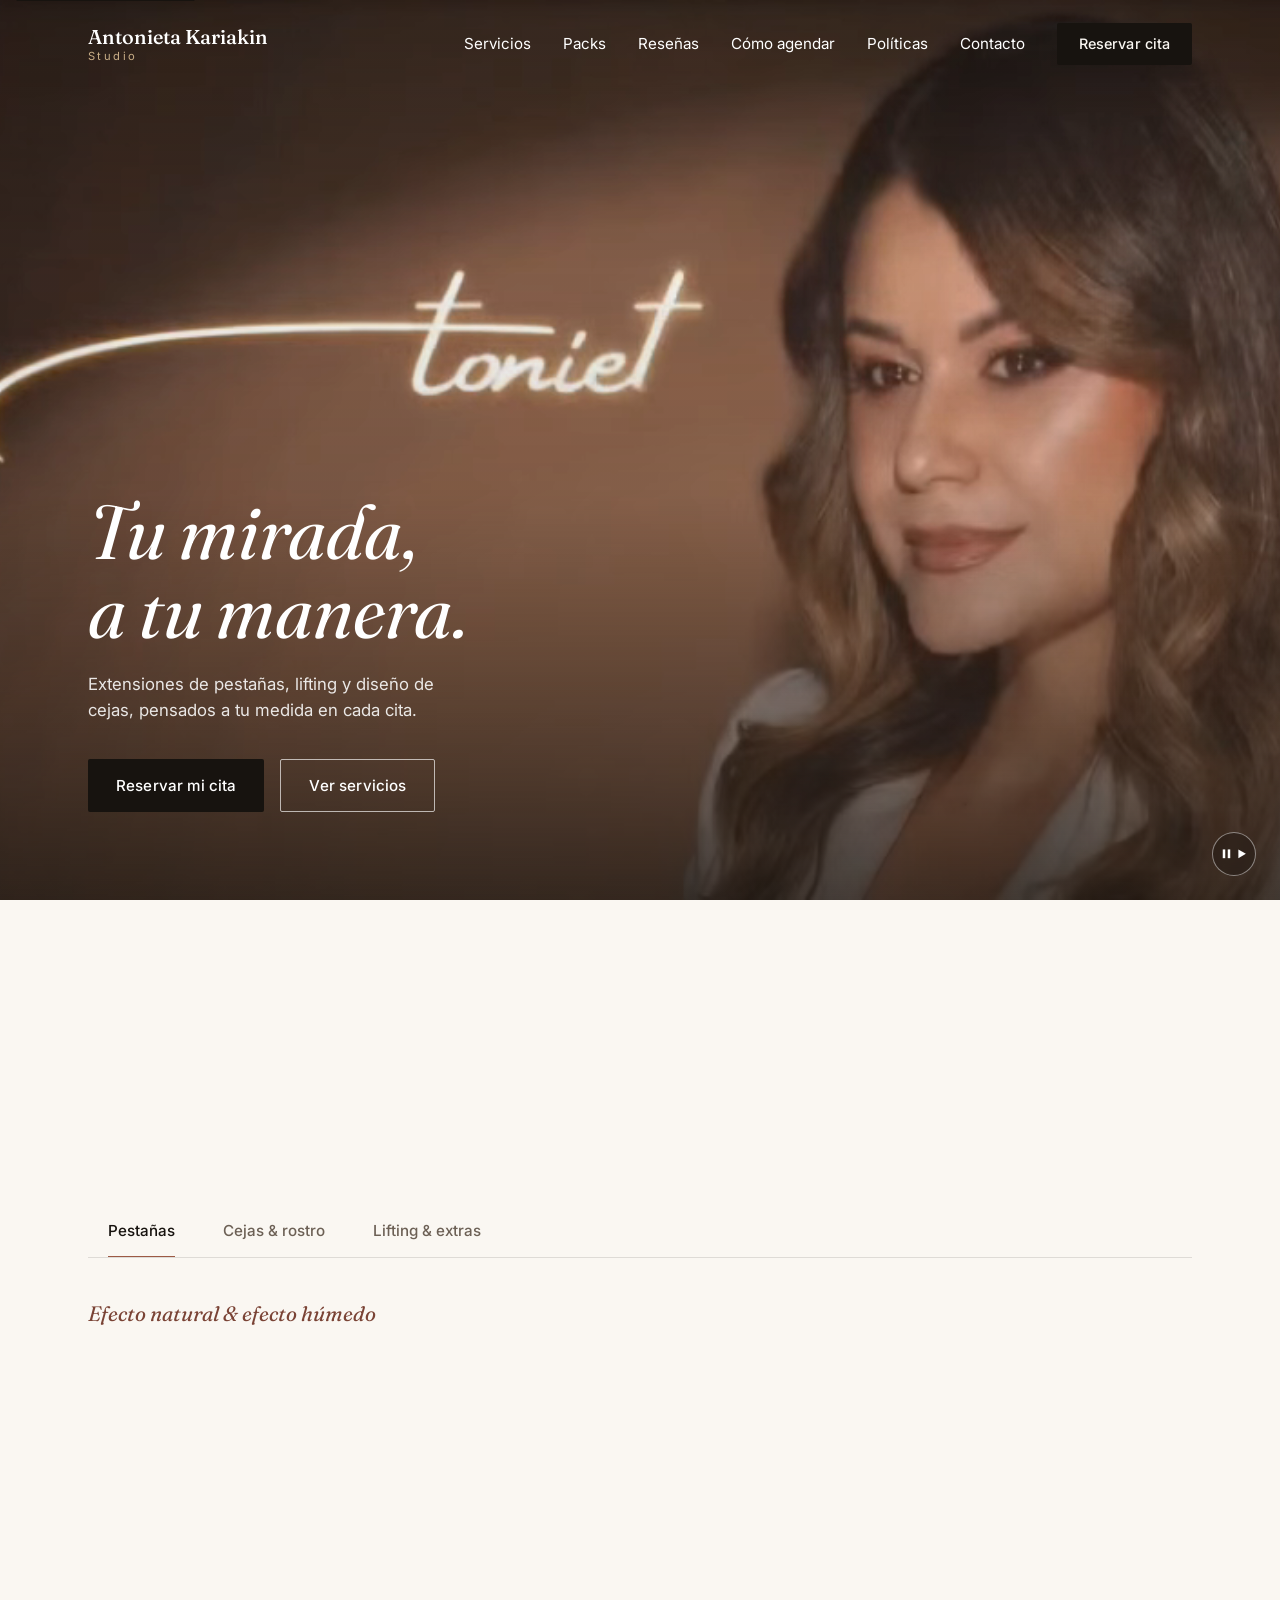
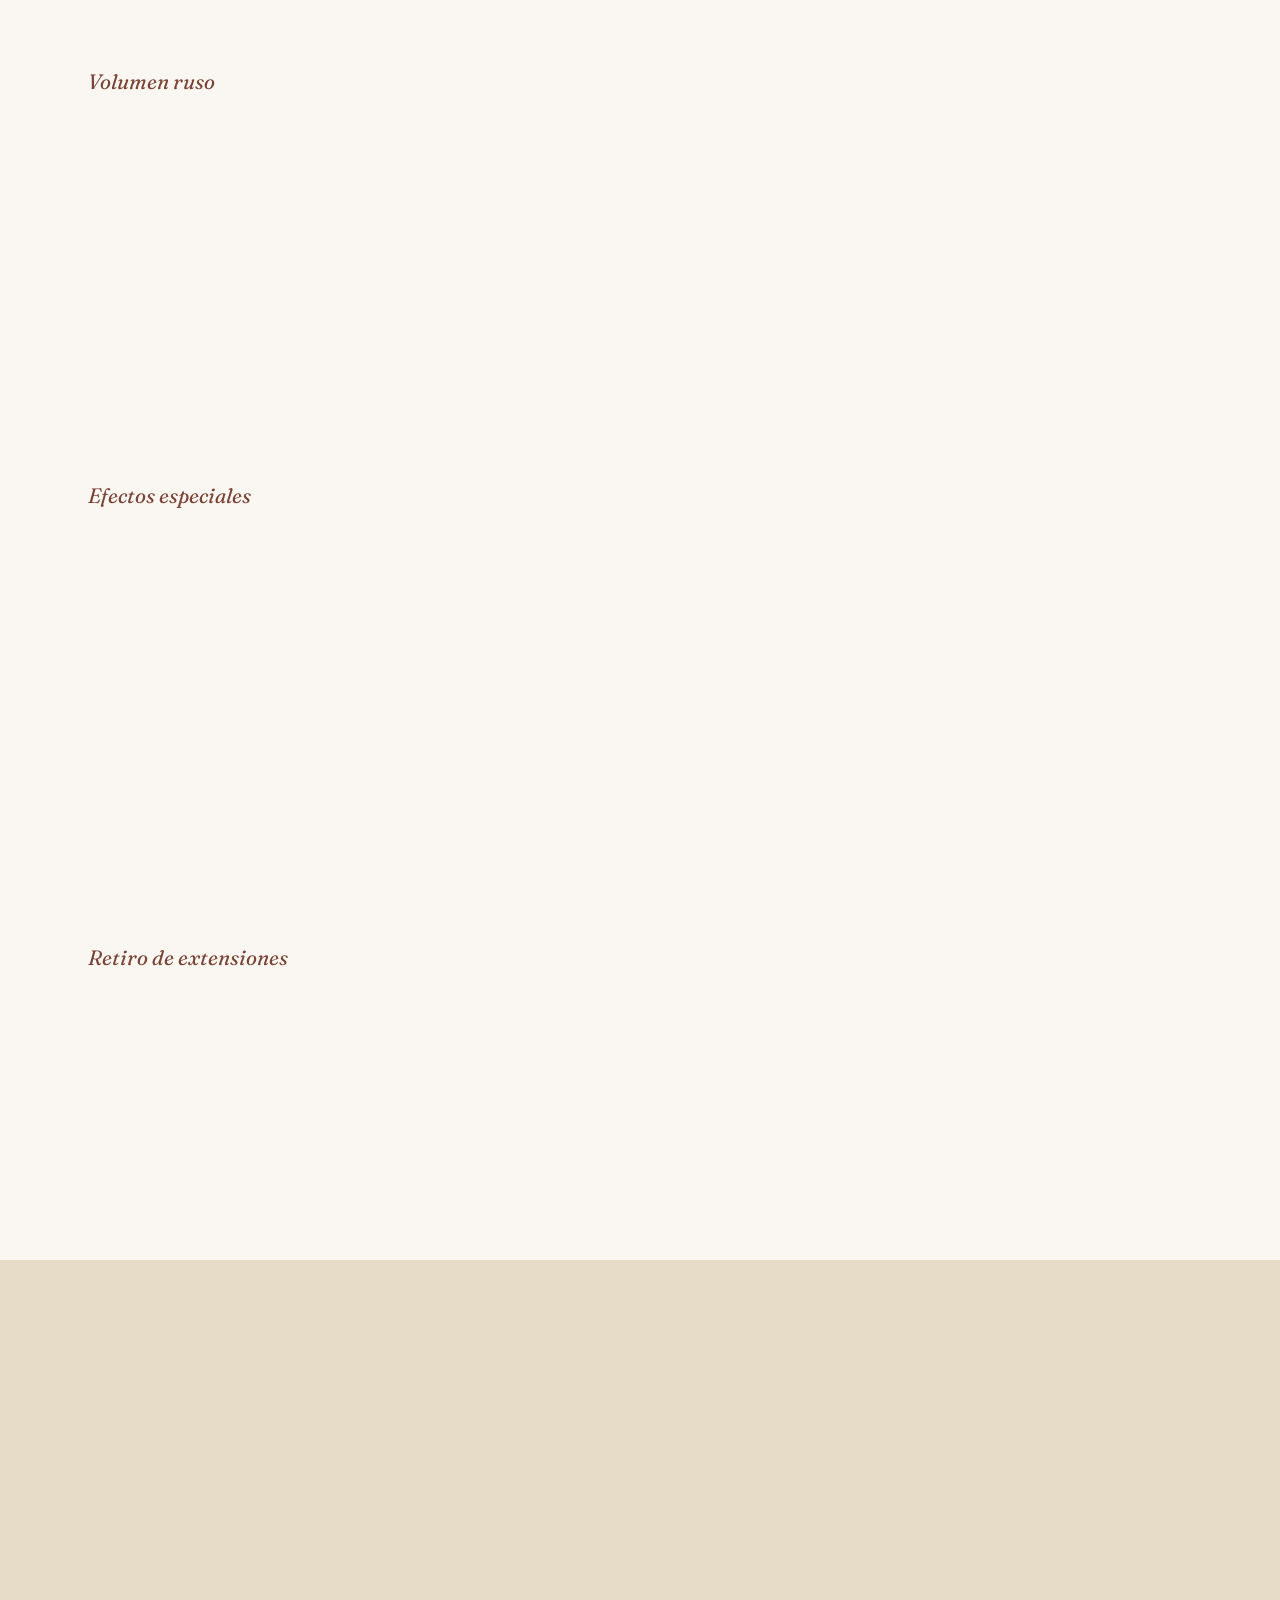
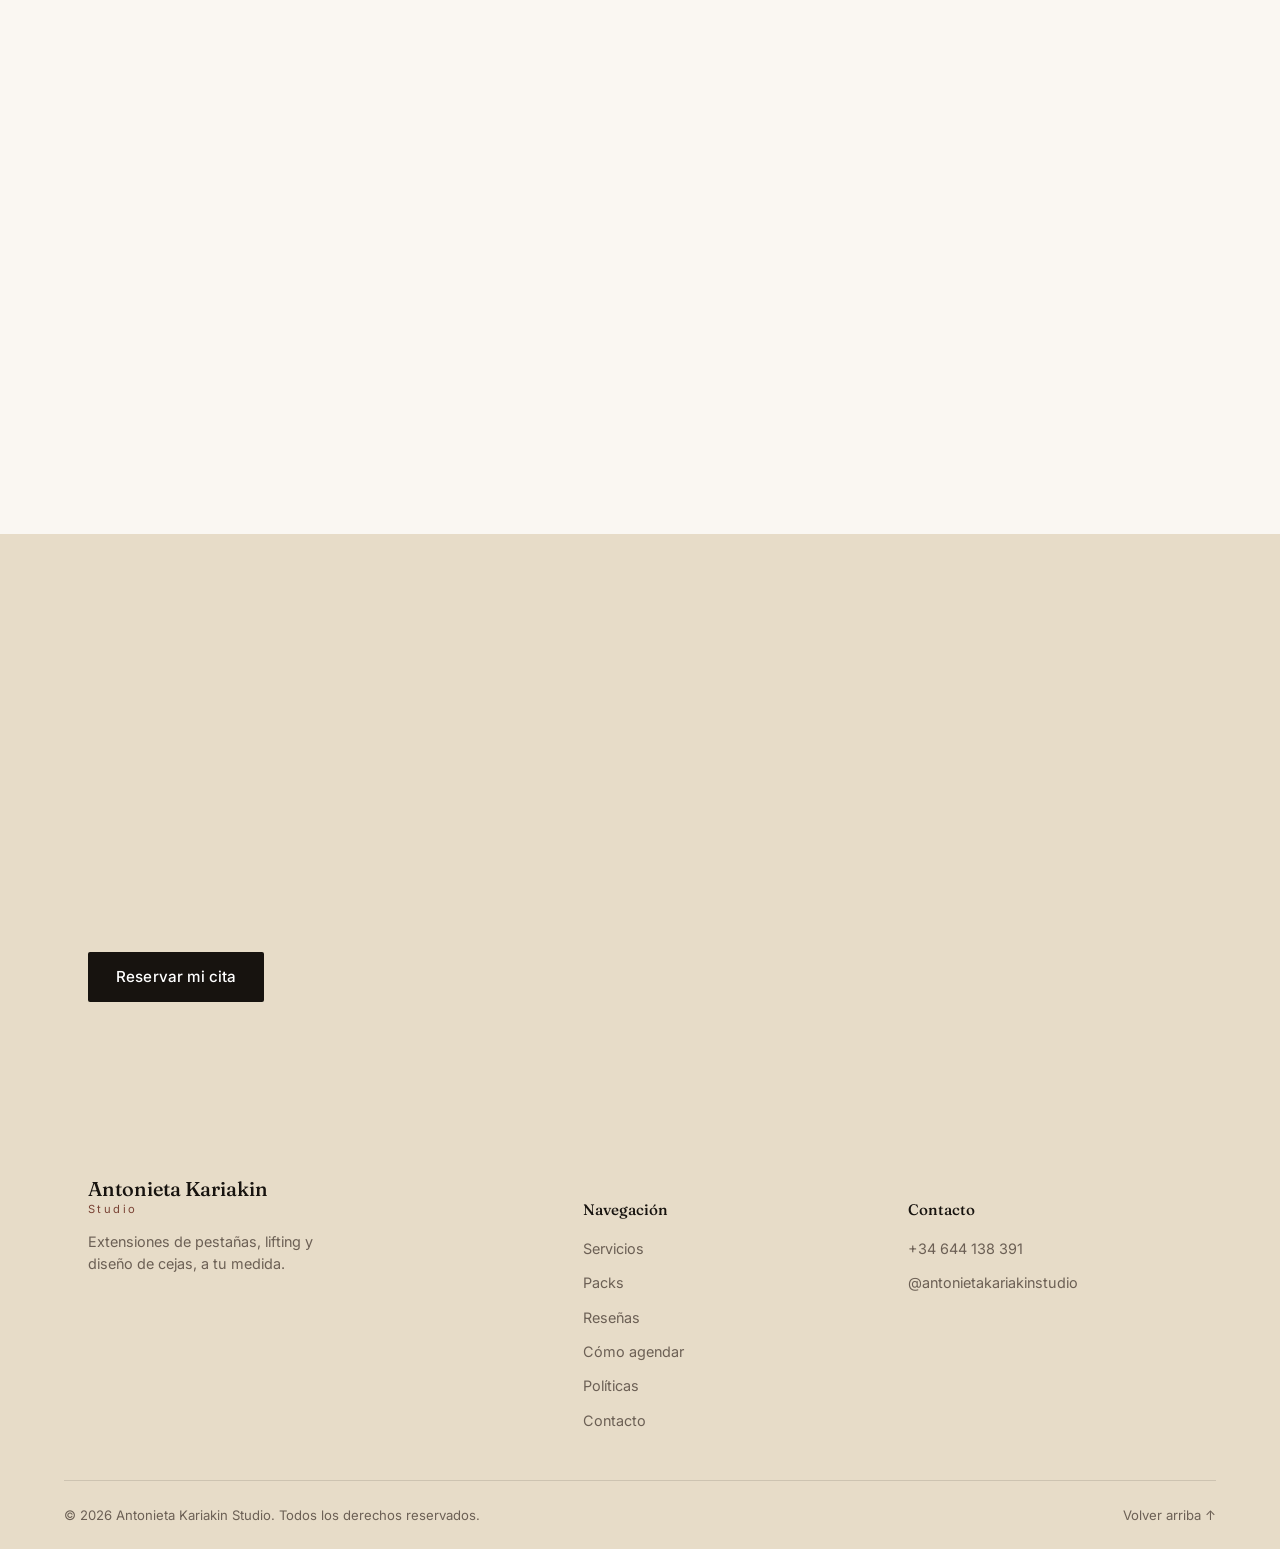
<file: index.html>
<!DOCTYPE html>
<html lang="es">
<head>
  <meta charset="UTF-8">
  <meta name="viewport" content="width=device-width, initial-scale=1.0">
  <title>Antonieta Kariakin Studio — Extensiones de pestañas y cejas</title>
  <meta name="description" content="Extensiones de pestañas, lifting y diseño de cejas personalizado. Reserva tu cita en Antonieta Kariakin Studio.">

  <!-- Tipografías -->
  <link rel="preconnect" href="https://fonts.googleapis.com">
  <link rel="preconnect" href="https://fonts.gstatic.com" crossorigin>
  <link href="https://fonts.googleapis.com/css2?family=Fraunces:ital,opsz,wght@0,9..144,300;0,9..144,400;0,9..144,500;0,9..144,600;1,9..144,400;1,9..144,500&family=Inter:wght@400;500;600&display=swap" rel="stylesheet">

  <link rel="stylesheet" href="assets/css/style.css?v=__CACHEBUST__">
  <link rel="icon" href="data:,">
</head>
<body>

  <a class="skip-link" href="#contenido">Saltar al contenido</a>

  <header class="site-header" id="siteHeader">
    <div class="site-header__inner">
      <a href="#top" class="logo" aria-label="Antonieta Kariakin Studio, inicio">
        <span class="logo__name">Antonieta Kariakin</span>
        <span class="logo__studio">Studio</span>
      </a>

      <button class="nav-toggle" id="navToggle" aria-expanded="false" aria-controls="siteNav" aria-label="Abrir menú">
        <span></span><span></span><span></span>
      </button>

      <nav class="site-nav" id="siteNav">
        <a href="#servicios">Servicios</a>
        <a href="#packs">Packs</a>
        <a href="#resenas">Reseñas</a>
        <a href="#agendar">Cómo agendar</a>
        <a href="#politicas">Políticas</a>
        <a href="#contacto">Contacto</a>
        <a href="#agendar" class="btn btn--nav">Reservar cita</a>
      </nav>
    </div>
  </header>

  <main id="contenido">
    <section class="hero" id="top" aria-label="Presentación">
      <div class="hero__media">
        <video
          class="hero__video"
          id="heroVideo"
          autoplay
          muted
          loop
          playsinline
          preload="auto"
          poster="assets/img/hero-poster.jpg?v=__CACHEBUST__"
        >
          <source src="assets/video/hero.webm?v=__CACHEBUST__" type="video/webm">
          <source src="assets/video/hero.mp4?v=__CACHEBUST__" type="video/mp4">
        </video>

        <div class="hero__scrim" aria-hidden="true"></div>

        <button class="hero__toggle" id="heroToggle" type="button" aria-pressed="false" aria-label="Pausar video de fondo">
          <svg class="icon icon--pause" viewBox="0 0 24 24" aria-hidden="true"><rect x="6" y="5" width="4" height="14"></rect><rect x="14" y="5" width="4" height="14"></rect></svg>
          <svg class="icon icon--play" viewBox="0 0 24 24" aria-hidden="true" hidden><polygon points="7,5 19,12 7,19"></polygon></svg>
        </button>
      </div>

      <div class="hero__content">
        <h1 class="hero__title">Tu mirada,<br>a tu manera.</h1>
        <p class="hero__subtitle">Extensiones de pestañas, lifting y diseño de cejas, pensados a tu medida en cada cita.</p>
        <div class="hero__actions">
          <a href="#agendar" class="btn btn--primary">Reservar mi cita</a>
          <a href="#servicios" class="btn btn--ghost">Ver servicios</a>
        </div>
      </div>
    </section>

    <section class="services" id="servicios" aria-labelledby="services-heading">
      <div class="wrap">
        <div class="section-head reveal">
          <h2 id="services-heading">Servicios</h2>
          <p class="section-lead">Cada set se diseña en la cita, según la forma de tu ojo y la densidad de tu pestaña natural. Turnos con abono previo — tiempo estimado 2:00 a 2:30&nbsp;hs.</p>
        </div>

        <div class="tabs" id="serviceTabs">
          <div class="tab-list" role="tablist" aria-label="Categorías de servicios">
            <button class="tab" id="tab-pestanas" role="tab" aria-selected="true" aria-controls="panel-pestanas" type="button">Pestañas</button>
            <button class="tab" id="tab-cejas" role="tab" aria-selected="false" aria-controls="panel-cejas" tabindex="-1" type="button">Cejas &amp; rostro</button>
            <button class="tab" id="tab-extras" role="tab" aria-selected="false" aria-controls="panel-extras" tabindex="-1" type="button">Lifting &amp; extras</button>
          </div>

          <!-- PESTAÑAS -->
          <div class="tab-panel" id="panel-pestanas" role="tabpanel" aria-labelledby="tab-pestanas" tabindex="0">

            <h3 class="group-title">Efecto natural &amp; efecto húmedo</h3>
            <div class="service-grid">
              <article class="service-card reveal">
                <div class="service-icon" aria-hidden="true"><svg viewBox="0 0 24 24"><path d="M4 17c3-7 9-11 16-11"/></svg></div>
                <div class="service-card__head">
                  <h4>Clásicas</h4>
                </div>
                <p>Aplicación de una extensión sobre cada pestaña natural. Resultado: mirada fresca, sutil y elegante.</p>
                <p class="retouch">Retoque cada 15/20 días</p>
              </article>
              <article class="service-card reveal">
                <div class="service-icon" aria-hidden="true"><svg viewBox="0 0 24 24"><path d="M4 17c3-7 9-11 16-11"/><path d="M18 4c1.2 1 1.8 2 1.8 2.8a1.8 1.8 0 0 1-3.6 0C16.2 6 16.8 5 18 4Z"/></svg></div>
                <div class="service-card__head">
                  <h4>Efecto húmedo <span class="alt-name">(Rimel)</span></h4>
                </div>
                <p>Combinación de abanicos cerrados (3 a 4 pestañas de grosor 0.07). Pestañas más notorias, con textura pero sutiles a la vez.</p>
                <p class="retouch">Retoque cada 15/20 días</p>
              </article>
            </div>

            <h3 class="group-title">Volumen ruso</h3>
            <div class="service-grid service-grid--3">
              <article class="service-card reveal">
                <div class="service-icon" aria-hidden="true"><svg viewBox="0 0 24 24"><path d="M8 19a4 4 0 0 1 8 0"/><path d="M12 19 7 7M12 19V4M12 19l5-12"/></svg></div>
                <div class="service-card__head">
                  <h4>Vol. sutil <span class="alt-name">3W</span></h4>
                </div>
                <p>Abanicos prearmados de 3 pelitos con base plana. Efecto de sombra con acabado súper sutil, ideal para un volumen delicado.</p>
                <p class="retouch">Retoque cada 15/20 días</p>
              </article>
              <article class="service-card reveal">
                <div class="service-icon" aria-hidden="true"><svg viewBox="0 0 24 24"><path d="M7 19a5 5 0 0 1 10 0"/><path d="M12 19 5 9M12 19 9 4M12 19l3-15M12 19l7-10"/></svg></div>
                <div class="service-card__head">
                  <h4>Vol. medio <span class="alt-name">4W</span></h4>
                </div>
                <p>Abanicos prearmados de 4 pelitos con base plana. Efecto más marcado, sin sobrecargar la mirada.</p>
                <p class="retouch">Retoque cada 15/20 días</p>
              </article>
              <article class="service-card reveal">
                <div class="service-icon" aria-hidden="true"><svg viewBox="0 0 24 24"><path d="M6 19a6 6 0 0 1 12 0"/><path d="M12 19 4 11M12 19 8 5M12 19V3M12 19l4-14M12 19l8-8"/></svg></div>
                <div class="service-card__head">
                  <h4>Vol. full <span class="alt-name">5W</span></h4>
                </div>
                <p>Abanicos prearmados de 5 pelitos con base plana. Efecto marcado y tupido, para las más atrevidas.</p>
                <p class="retouch">Retoque cada 15/20 días</p>
              </article>
            </div>

            <h3 class="group-title">Efectos especiales</h3>
            <div class="service-grid service-grid--3">
              <article class="service-card reveal">
                <div class="service-icon" aria-hidden="true"><svg viewBox="0 0 24 24"><path d="M3 15c2-4 5-6 9-6s7 2 9 6"/><path d="M3 9c2 4 5 6 9 6s7-2 9-6"/></svg></div>
                <div class="service-card__head">
                  <h4>Yai Set</h4>
                </div>
                <p>Combina curvaturas e intercala texturas. Resultado natural, pero lejos de lo sobrio.</p>
              </article>
              <article class="service-card reveal">
                <div class="service-icon" aria-hidden="true"><svg viewBox="0 0 24 24"><path d="M3 13c3-5 8-7 9-7s6 2 9 7c-3 5-8 7-9 7s-6-2-9-7Z"/><path d="M19.5 7.5 22 5"/><circle cx="12" cy="13" r="1.4" fill="currentColor" stroke="none"/></svg></div>
                <div class="service-card__head">
                  <h4>Foxy Eyes</h4>
                </div>
                <p>Efecto rasgado o delineado, ideal para ojos almendrados o caídos. Acabado felino, curva M/L en 3W o 4W.</p>
              </article>
              <article class="service-card reveal">
                <div class="service-icon" aria-hidden="true"><svg viewBox="0 0 24 24"><path d="M4 18c4-1 6-4 7-9 1 5 3 8 7 9-4 2-10 2-14 0Z"/><path d="M11 9v9"/></svg></div>
                <div class="service-card__head">
                  <h4>Ángel Set</h4>
                </div>
                <p>Combina volumen y efecto húmedo en espigas. Ideal para mucha cantidad de pestaña natural — dramático sin perder naturalidad.</p>
              </article>
            </div>
            <p class="note-banner reveal">Los retoques solo aplican a algunos efectos por su estructura. Se confirma según el diseño en tu cita.</p>

            <h3 class="group-title">Retiro de extensiones</h3>
            <div class="service-grid service-grid--2 service-grid--compact">
              <article class="service-card service-card--compact reveal">
                <div class="service-icon" aria-hidden="true"><svg viewBox="0 0 24 24"><path d="M4 17c3-7 9-11 16-11"/><path d="M15 15l6 6M21 15l-6 6"/></svg></div>
                <div class="service-card__head">
                  <h4>En Antonieta Kariakin Studio</h4>
                </div>
              </article>
              <article class="service-card service-card--compact reveal">
                <div class="service-icon" aria-hidden="true"><svg viewBox="0 0 24 24"><path d="M4 17c3-7 9-11 16-11"/><path d="M15 15l6 6M21 15l-6 6"/></svg></div>
                <div class="service-card__head">
                  <h4>Realizadas en otro lugar</h4>
                </div>
              </article>
            </div>
          </div>

          <!-- CEJAS & ROSTRO -->
          <div class="tab-panel" id="panel-cejas" role="tabpanel" aria-labelledby="tab-cejas" tabindex="0" hidden>
            <div class="service-grid">
              <article class="service-card reveal">
                <div class="service-icon" aria-hidden="true"><svg viewBox="0 0 24 24"><path d="M3 15c3-7 8-9 9-9s6 2 9 9"/></svg></div>
                <div class="service-card__head">
                  <h4>Perfilado de cejas</h4>
                </div>
                <p>Diseño de cejas personalizado con hilo, cera o pinza, analizando las características de tu rostro.</p>
              </article>
              <article class="service-card reveal">
                <div class="service-icon" aria-hidden="true"><svg viewBox="0 0 24 24"><path d="M3 15c3-7 8-9 9-9s6 2 9 9"/><path d="M19 12c1.1 1 1.6 1.8 1.6 2.6a1.6 1.6 0 0 1-3.2 0c0-.8.5-1.6 1.6-2.6Z"/></svg></div>
                <div class="service-card__head">
                  <h4>Brow henna / tinte</h4>
                </div>
                <p>Diseño de cejas personalizado, depilación con cera o hilo, y color con tinte o henna según tu colorimetría.</p>
              </article>
              <article class="service-card reveal">
                <div class="service-icon" aria-hidden="true"><svg viewBox="0 0 24 24"><path d="M3 15c3-7 8-9 9-9s6 2 9 9"/><path d="M12 2v4M9.8 4.2 12 2l2.2 2.2"/></svg></div>
                <div class="service-card__head">
                  <h4>Lami Brow Premium</h4>
                </div>
                <p>Diseño, depilación, laminación, hidratación y coloración con tinte. Cejas definidas y ordenadas con efecto lifting, sin esfuerzo diario. Dura de 4 a 5 semanas.</p>
              </article>
              <article class="service-card reveal">
                <div class="service-icon" aria-hidden="true"><svg viewBox="0 0 24 24"><path d="M4 20c0-9 7-16 16-16-1 9-7 16-16 16Z"/><path d="M6.5 17.5 16 8"/></svg></div>
                <div class="service-card__head">
                  <h4>Depilación facial</h4>
                </div>
                <p>Con hilo o cera. Incluye gel hidratante de aloe vera, masaje con ice globos y depilación de cejas.</p>
              </article>
              <article class="service-card reveal">
                <div class="service-icon" aria-hidden="true"><svg viewBox="0 0 24 24"><rect x="5" y="9" width="14" height="6" rx="3"/></svg></div>
                <div class="service-card__head">
                  <h4>Depilación bozo / mentón</h4>
                </div>
                <p>Depilación con hilo o cera dermatológica.</p>
              </article>
              <article class="service-card reveal">
                <div class="service-icon" aria-hidden="true"><svg viewBox="0 0 24 24"><rect x="5" y="9" width="14" height="6" rx="3"/></svg></div>
                <div class="service-card__head">
                  <h4>Depilación patillas</h4>
                </div>
                <p>Depilación con hilo o cera dermatológica.</p>
              </article>
            </div>
          </div>

          <!-- LIFTING & EXTRAS -->
          <div class="tab-panel" id="panel-extras" role="tabpanel" aria-labelledby="tab-extras" tabindex="0" hidden>
            <div class="service-grid">
              <article class="service-card reveal">
                <div class="service-icon" aria-hidden="true"><svg viewBox="0 0 24 24"><path d="M4 16c1-9 9-14 16-11"/><path d="M17 3.5c1.6.2 2.6 1 3 2.5-1.6.6-2.9.2-3.6-1"/></svg></div>
                <div class="service-card__head">
                  <h4>Lamilashes Premium</h4>
                </div>
                <p>Lifting con la curvatura ideal para tu forma de ojo y tipo de pestaña, más tinte para intensificar el color y tratamiento nutritivo e hidratante.</p>
              </article>
              <article class="service-card reveal">
                <div class="service-icon" aria-hidden="true"><svg viewBox="0 0 24 24"><path d="M4 12a8 8 0 1 1 2.3 5.6"/><path d="M4 17.2v-4.4h4.4"/></svg></div>
                <div class="service-card__head">
                  <h4>Reversa de lifting</h4>
                </div>
                <p>Revierte el lifting anterior dejando tu pestaña en su dirección natural, con tratamiento profundo e hidratación.</p>
              </article>
              <article class="service-card reveal">
                <div class="service-icon" aria-hidden="true"><svg viewBox="0 0 24 24"><circle cx="12" cy="12" r="8"/><circle cx="9" cy="10" r="0.6" fill="currentColor" stroke="none"/><circle cx="14" cy="9" r="0.6" fill="currentColor" stroke="none"/><circle cx="15" cy="14" r="0.6" fill="currentColor" stroke="none"/><circle cx="10" cy="15" r="0.6" fill="currentColor" stroke="none"/></svg></div>
                <div class="service-card__head">
                  <h4>Retirar maquillaje de pestañas</h4>
                </div>
                <p>Retiro de exceso de maquillaje de la zona de pestañas.</p>
              </article>
            </div>
          </div>
        </div>
      </div>
    </section>

    <section class="packs" id="packs" aria-labelledby="packs-heading">
      <div class="wrap">
        <div class="section-head section-head--light reveal">
          <h2 id="packs-heading">Packs</h2>
          <p class="section-lead section-lead--light">Combinaciones pensadas para abrir la mirada de una sola vez, a un precio especial.</p>
        </div>

        <div class="pack-grid">
          <article class="pack-card reveal">
            <div class="pack-icon" aria-hidden="true"><svg viewBox="0 0 24 24"><path d="M12 3l1.8 6.2L20 11l-6.2 1.8L12 19l-1.8-6.2L4 11l6.2-1.8L12 3Z"/></svg></div>
            <h3>Soft Glow</h3>
            <p>Laminado de cejas + Lifting coreano. El secreto para una mirada más abierta, definida y radiante todos los días, sin usar maquillaje.</p>
          </article>
          <article class="pack-card reveal">
            <div class="pack-icon" aria-hidden="true"><svg viewBox="0 0 24 24"><path d="M12 3l1.8 6.2L20 11l-6.2 1.8L12 19l-1.8-6.2L4 11l6.2-1.8L12 3Z"/></svg></div>
            <h3>Clean Look</h3>
            <p>Lifting de pestañas + Perfilado + Depilación de bozo. La combinación perfecta para abrir tu mirada al instante.</p>
          </article>
          <article class="pack-card reveal">
            <div class="pack-icon" aria-hidden="true"><svg viewBox="0 0 24 24"><path d="M12 3l1.8 6.2L20 11l-6.2 1.8L12 19l-1.8-6.2L4 11l6.2-1.8L12 3Z"/></svg></div>
            <h3>Yai Glow</h3>
            <p>Laminado de cejas combinado con extensiones de pestañas Yai Set, para un acabado equilibrado entre naturalidad y volumen.</p>
          </article>
          <article class="pack-card reveal">
            <div class="pack-icon" aria-hidden="true"><svg viewBox="0 0 24 24"><path d="M12 3l1.8 6.2L20 11l-6.2 1.8L12 19l-1.8-6.2L4 11l6.2-1.8L12 3Z"/></svg></div>
            <h3>Mirada de Impacto</h3>
            <p>Diseño de cejas, depilación, tinte, extensiones de pestañas Volumen Sutil y depilación de bozo. Una combinación perfecta para una mirada radiante.</p>
          </article>
        </div>
      </div>
    </section>

    <section class="reviews" id="resenas" aria-labelledby="reviews-heading">
      <div class="wrap">
        <div class="section-head reveal">
          <h2 id="reviews-heading">Lo que dicen quienes ya nos visitaron</h2>
          <p class="section-lead">Opiniones verificadas de clientas reales, publicadas en Treatwell.</p>
        </div>

        <a class="reviews-badge reveal" href="https://www.treatwell.es/establecimiento/antonieta-kariakin-studio/" target="_blank" rel="noopener">
          <span class="reviews-badge__stars" aria-hidden="true">
            <svg viewBox="0 0 24 24"><path d="M12 2.5l2.9 6.1 6.6.8-4.9 4.6 1.3 6.7L12 17.6l-5.9 3.1 1.3-6.7-4.9-4.6 6.6-.8L12 2.5Z"/></svg>
            <svg viewBox="0 0 24 24"><path d="M12 2.5l2.9 6.1 6.6.8-4.9 4.6 1.3 6.7L12 17.6l-5.9 3.1 1.3-6.7-4.9-4.6 6.6-.8L12 2.5Z"/></svg>
            <svg viewBox="0 0 24 24"><path d="M12 2.5l2.9 6.1 6.6.8-4.9 4.6 1.3 6.7L12 17.6l-5.9 3.1 1.3-6.7-4.9-4.6 6.6-.8L12 2.5Z"/></svg>
            <svg viewBox="0 0 24 24"><path d="M12 2.5l2.9 6.1 6.6.8-4.9 4.6 1.3 6.7L12 17.6l-5.9 3.1 1.3-6.7-4.9-4.6 6.6-.8L12 2.5Z"/></svg>
            <svg viewBox="0 0 24 24"><path d="M12 2.5l2.9 6.1 6.6.8-4.9 4.6 1.3 6.7L12 17.6l-5.9 3.1 1.3-6.7-4.9-4.6 6.6-.8L12 2.5Z"/></svg>
          </span>
          <span class="reviews-badge__text"><strong>5,0</strong> sobre 5 · 14 opiniones verificadas en Treatwell</span>
          <svg class="reviews-badge__arrow" viewBox="0 0 24 24" aria-hidden="true"><path d="M9 6l6 6-6 6"/></svg>
        </a>

        <div class="review-grid">
          <article class="review-card reveal">
            <svg class="review-card__quote" viewBox="0 0 24 24" aria-hidden="true"><path d="M7 7c-2.2 0-4 1.8-4 4v6h6v-6H6c0-1.1.9-2 2-2V7Zm10 0c-2.2 0-4 1.8-4 4v6h6v-6h-3c0-1.1.9-2 2-2V7Z"/></svg>
            <p class="review-card__text">"Hermoso lugar, buen ambiente y una mujer profesional y atenta a todo."</p>
            <div class="review-card__meta">
              <span class="review-card__stars" aria-hidden="true">★★★★★</span>
              <span class="review-card__author">Tratamientos de cejas y pestañas</span>
            </div>
          </article>
          <article class="review-card reveal">
            <svg class="review-card__quote" viewBox="0 0 24 24" aria-hidden="true"><path d="M7 7c-2.2 0-4 1.8-4 4v6h6v-6H6c0-1.1.9-2 2-2V7Zm10 0c-2.2 0-4 1.8-4 4v6h6v-6h-3c0-1.1.9-2 2-2V7Z"/></svg>
            <p class="review-card__text">"Súper recomendable, estuve muy cómoda a pesar de las dos horas de tratamiento. El trato fue estupendo y el resultado muy bueno."</p>
            <div class="review-card__meta">
              <span class="review-card__stars" aria-hidden="true">★★★★★</span>
              <span class="review-card__author">Brenda · Extensiones de pestañas</span>
            </div>
          </article>
          <article class="review-card reveal">
            <svg class="review-card__quote" viewBox="0 0 24 24" aria-hidden="true"><path d="M7 7c-2.2 0-4 1.8-4 4v6h6v-6H6c0-1.1.9-2 2-2V7Zm10 0c-2.2 0-4 1.8-4 4v6h6v-6h-3c0-1.1.9-2 2-2V7Z"/></svg>
            <p class="review-card__text">"Una experiencia increíble, súper amable y detallista con su trabajo, excelente ambiente y muy limpio el local. 100% recomendada."</p>
            <div class="review-card__meta">
              <span class="review-card__stars" aria-hidden="true">★★★★★</span>
              <span class="review-card__author">Andreina · Extensiones de pestañas</span>
            </div>
          </article>
          <article class="review-card reveal">
            <svg class="review-card__quote" viewBox="0 0 24 24" aria-hidden="true"><path d="M7 7c-2.2 0-4 1.8-4 4v6h6v-6H6c0-1.1.9-2 2-2V7Zm10 0c-2.2 0-4 1.8-4 4v6h6v-6h-3c0-1.1.9-2 2-2V7Z"/></svg>
            <p class="review-card__text">"Una chica muy maja y amable. Era mi primera vez y temía que algo saliera mal, pero me asesoró y me explicó con calma todo el proceso. Volvería a ir, lo recomiendo mucho."</p>
            <div class="review-card__meta">
              <span class="review-card__stars" aria-hidden="true">★★★★★</span>
              <span class="review-card__author">Olianys · Depilación de cejas</span>
            </div>
          </article>
        </div>

        <a class="btn btn--ghost btn--ghost-light reviews-cta reveal" href="https://www.treatwell.es/establecimiento/antonieta-kariakin-studio/" target="_blank" rel="noopener">Ver todas las opiniones en Treatwell</a>
      </div>
    </section>

    <section class="booking" id="agendar" aria-labelledby="booking-heading">
      <div class="wrap">
        <div class="section-head reveal">
          <h2 id="booking-heading">Cómo agendar tu cita</h2>
          <p class="section-lead">Cada servicio es totalmente personalizado. Contame qué buscás y qué te inspira, así puedo asesorarte mejor para lograr tu mirada ideal.</p>
        </div>

        <div class="booking-grid">
          <article class="booking-card reveal">
            <span class="booking-card__tag">Opción 1</span>
            <h3>Reserva automática</h3>
            <p>Reservá tu turno vos misma, a cualquier hora, desde nuestra página en Treatwell: elegís el servicio, el día y la hora que prefieras. Al finalizar tu solicitud, escribime por WhatsApp para coordinar el abono del 50% y confirmar tu espacio.</p>
            <a class="btn btn--primary" href="https://www.treatwell.es/establecimiento/antonieta-kariakin-studio/" target="_blank" rel="noopener">
              <svg class="icon" viewBox="0 0 24 24" aria-hidden="true"><rect x="3" y="5" width="18" height="16" rx="2" fill="none" stroke="currentColor" stroke-width="1.6"></rect><line x1="3" y1="9.5" x2="21" y2="9.5" stroke="currentColor" stroke-width="1.6"></line><line x1="7.5" y1="3" x2="7.5" y2="6.5" stroke="currentColor" stroke-width="1.6" stroke-linecap="round"></line><line x1="16.5" y1="3" x2="16.5" y2="6.5" stroke="currentColor" stroke-width="1.6" stroke-linecap="round"></line></svg>
              Reservar en Treatwell
            </a>
          </article>

          <article class="booking-card reveal">
            <span class="booking-card__tag">Opción 2</span>
            <h3>Reserva personalizada</h3>
            <p>Si preferís que lo gestionemos juntas o tenés alguna pregunta antes, escribime por WhatsApp indicando el servicio que deseás y tus opciones de día y hora.</p>
            <a class="btn btn--primary btn--whatsapp" href="https://wa.me/34644138391?text=Hola%2C%20quiero%20reservar%20una%20cita" target="_blank" rel="noopener">
              <svg class="icon" viewBox="0 0 24 24" aria-hidden="true"><path d="M12.04 2C6.58 2 2.13 6.45 2.13 11.91c0 1.75.46 3.45 1.32 4.95L2 22l5.29-1.39c1.44.79 3.06 1.2 4.71 1.2h.004c5.46 0 9.91-4.45 9.91-9.91C21.93 6.45 17.5 2 12.04 2zm0 18.15h-.003a8.23 8.23 0 0 1-4.2-1.15l-.3-.18-3.14.82.84-3.06-.2-.32a8.23 8.23 0 0 1-1.26-4.4c0-4.55 3.7-8.25 8.26-8.25 2.2 0 4.28.86 5.84 2.42a8.2 8.2 0 0 1 2.41 5.84c0 4.56-3.71 8.26-8.26 8.26zm4.52-6.19c-.25-.12-1.47-.72-1.7-.81-.23-.08-.39-.12-.56.13-.16.25-.64.81-.78.97-.15.16-.29.18-.54.06-.25-.12-1.04-.38-1.98-1.22-.73-.65-1.23-1.46-1.37-1.71-.14-.25-.02-.38.11-.51.11-.11.25-.29.37-.43.12-.15.16-.25.25-.41.08-.16.04-.31-.02-.43-.06-.13-.56-1.35-.77-1.85-.2-.48-.41-.42-.56-.43h-.48c-.16 0-.42.06-.64.31-.22.25-.85.83-.85 2.02s.87 2.35.99 2.51c.12.16 1.71 2.6 4.14 3.65.58.25 1.03.4 1.38.51.58.18 1.11.16 1.53.1.47-.07 1.47-.6 1.67-1.18.21-.58.21-1.08.15-1.18-.06-.11-.23-.17-.48-.29z"/></svg>
              Escribir por WhatsApp
            </a>
          </article>
        </div>

        <div class="booking-flow reveal">
          <h3 class="group-title">El proceso, paso a paso</h3>
          <ol class="flow-list">
            <li class="flow-step reveal">
              <span class="flow-step__num">1</span>
              <div>
                <h4>Abono de reserva</h4>
                <p>Te paso los datos para el abono del 50%, que se descuenta de tu total el día de la cita. Enviame el comprobante cuando lo hagas.</p>
              </div>
            </li>
            <li class="flow-step reveal">
              <span class="flow-step__num">2</span>
              <div>
                <h4>Tus datos</h4>
                <p>Te comparto un formulario breve con la información básica que necesito para abrir tu ficha.</p>
              </div>
            </li>
            <li class="flow-step reveal">
              <span class="flow-step__num">3</span>
              <div>
                <h4>¡Cita confirmada!</h4>
                <p>Con tu comprobante y tus datos listos, tu reserva queda 100% confirmada. ¡Nos vemos en tu cita!</p>
              </div>
            </li>
          </ol>
        </div>

        <div class="schedule reveal">
          <h3 class="group-title">Horarios</h3>
          <ul class="schedule-list">
            <li><span>Lunes a viernes</span><span>10:00 AM – 08:00 PM</span></li>
            <li><span>Sábado</span><span>10:30 AM – 02:00 PM</span></li>
            <li><span>Domingo</span><span class="is-closed">Cerrado</span></li>
          </ul>
        </div>
      </div>
    </section>

    <section class="policies" id="politicas" aria-labelledby="policies-heading">
      <div class="wrap">
        <div class="section-head reveal">
          <h2 id="policies-heading">Políticas</h2>
          <p class="section-lead">Para que tu cita sea una experiencia tranquila y pareja para las dos, estos son los términos con los que trabajamos.</p>
        </div>

        <div class="accordion">
          <details class="accordion-item reveal" open>
            <summary>
              <span>Atención y reservas</span>
              <svg class="accordion-icon" viewBox="0 0 24 24" aria-hidden="true"><line x1="5" y1="12" x2="19" y2="12"></line><line x1="12" y1="5" x2="12" y2="19"></line></svg>
            </summary>
            <div class="accordion-body">
              <ul>
                <li>Trabajamos únicamente bajo cita previa, para garantizarte un espacio totalmente personalizado.</li>
                <li>Para asegurar tu horario es necesario un abono del 50% del valor del servicio, que se descuenta del total el día de tu cita. El abono no es reembolsable ni transferible bajo ningún concepto.</li>
                <li>Si necesitás reagendar, avisame con un mínimo de 24 horas de anticipación y conservamos tu abono para la nueva fecha. Cancelaciones con menos de 24 horas, o la no asistencia, penalizan el abono.</li>
                <li>Contamos con una tolerancia de 15 minutos. Pasado ese tiempo, si la agenda del día lo permite, podés ser atendida aplicando un suplemento de 5€ por el retraso. Si no es posible por falta de tiempo, la cita se considera cancelada y se pierde el abono.</li>
              </ul>
            </div>
          </details>

          <details class="accordion-item reveal">
            <summary>
              <span>Preparación para tu cita</span>
              <svg class="accordion-icon" viewBox="0 0 24 24" aria-hidden="true"><line x1="5" y1="12" x2="19" y2="12"></line><line x1="12" y1="5" x2="12" y2="19"></line></svg>
            </summary>
            <div class="accordion-body">
              <ul>
                <li><strong>Piel limpia:</strong> asistí con el área de los ojos y las cejas completamente libre de maquillaje. El tiempo que se use en limpiar la zona se descuenta del tiempo total de tu servicio.</li>
                <li><strong>Disfrutá tu tiempo:</strong> vení con el tiempo suficiente para el servicio elegido. Cada tratamiento lleva un proceso minucioso y merece disfrutarse sin apuro.</li>
                <li><strong>Espacio de relax:</strong> para mantener un ambiente de desconexión, tranquilidad y seguridad, no se permiten acompañantes ni niños durante el servicio. Este momento es exclusivamente para vos.</li>
              </ul>
            </div>
          </details>

          <details class="accordion-item reveal">
            <summary>
              <span>Garantía del servicio</span>
              <svg class="accordion-icon" viewBox="0 0 24 24" aria-hidden="true"><line x1="5" y1="12" x2="19" y2="12"></line><line x1="12" y1="5" x2="12" y2="19"></line></svg>
            </summary>
            <div class="accordion-body">
              <ul>
                <li>Si notás una caída inusual de tus extensiones, o algún detalle en tu lifting o laminado dentro de los primeros 3 días posteriores a tu cita, escribime de inmediato: lo revisamos y hacemos el retoque necesario sin costo.</li>
                <li>Pasado ese plazo de 3 días, se aplica la tarifa de mantenimiento regular.</li>
              </ul>
            </div>
          </details>

          <details class="accordion-item reveal">
            <summary>
              <span>Términos para que tu retoque sea válido</span>
              <svg class="accordion-icon" viewBox="0 0 24 24" aria-hidden="true"><line x1="5" y1="12" x2="19" y2="12"></line><line x1="12" y1="5" x2="12" y2="19"></line></svg>
            </summary>
            <div class="accordion-body">
              <ul>
                <li>Solo se realiza retoque de mi autoría — es decir, de sets colocados originalmente en Antonieta Kariakin Studio.</li>
                <li>Debés asistir con el 50% a 60% de la aplicación original todavía puesta.</li>
                <li>El retoque es válido en un rango de 15 a 21 días exactos desde tu última cita; el ciclo de crecimiento varía en cada persona.</li>
                <li>Si asistís con maquillaje o suciedad excesiva en las pestañas, se cobra como postura nueva, ya que no se puede rellenar sobre pestañas en mal estado.</li>
                <li>Si asistís después de los 20 días y hay mucho crecimiento, el set se retira y se hace postura nueva: ya no cuenta como retoque.</li>
                <li>Los retoques solo están indicados para algunos efectos, según su estructura — se confirma según tu diseño.</li>
              </ul>
            </div>
          </details>
        </div>

        <p class="policies-note reveal">Al agendar tu cita, confirmás haber leído y aceptado estos términos.</p>
      </div>
    </section>

    <section class="contact" id="contacto" aria-labelledby="contact-heading">
      <div class="wrap contact__inner">
        <div class="section-head reveal">
          <h2 id="contact-heading">Contacto</h2>
          <p class="section-lead">Contame qué buscás y qué te inspira. Con gusto te asesoro para que encuentres tu mirada ideal.</p>
        </div>

        <div class="contact-grid">
          <a class="contact-card reveal" href="https://wa.me/34644138391?text=Hola%2C%20quiero%20hacerte%20una%20consulta" target="_blank" rel="noopener">
            <svg class="icon" viewBox="0 0 24 24" aria-hidden="true"><path d="M12.04 2C6.58 2 2.13 6.45 2.13 11.91c0 1.75.46 3.45 1.32 4.95L2 22l5.29-1.39c1.44.79 3.06 1.2 4.71 1.2h.004c5.46 0 9.91-4.45 9.91-9.91C21.93 6.45 17.5 2 12.04 2zm0 18.15h-.003a8.23 8.23 0 0 1-4.2-1.15l-.3-.18-3.14.82.84-3.06-.2-.32a8.23 8.23 0 0 1-1.26-4.4c0-4.55 3.7-8.25 8.26-8.25 2.2 0 4.28.86 5.84 2.42a8.2 8.2 0 0 1 2.41 5.84c0 4.56-3.71 8.26-8.26 8.26zm4.52-6.19c-.25-.12-1.47-.72-1.7-.81-.23-.08-.39-.12-.56.13-.16.25-.64.81-.78.97-.15.16-.29.18-.54.06-.25-.12-1.04-.38-1.98-1.22-.73-.65-1.23-1.46-1.37-1.71-.14-.25-.02-.38.11-.51.11-.11.25-.29.37-.43.12-.15.16-.25.25-.41.08-.16.04-.31-.02-.43-.06-.13-.56-1.35-.77-1.85-.2-.48-.41-.42-.56-.43h-.48c-.16 0-.42.06-.64.31-.22.25-.85.83-.85 2.02s.87 2.35.99 2.51c.12.16 1.71 2.6 4.14 3.65.58.25 1.03.4 1.38.51.58.18 1.11.16 1.53.1.47-.07 1.47-.6 1.67-1.18.21-.58.21-1.08.15-1.18-.06-.11-.23-.17-.48-.29z"/></svg>
            <div>
              <h3>WhatsApp</h3>
              <p>+34 644 138 391</p>
            </div>
          </a>

          <!-- TODO: reemplazar por tu usuario real de Instagram -->
          <a class="contact-card reveal" href="https://instagram.com/antonietakariakinstudio" target="_blank" rel="noopener">
            <svg class="icon" viewBox="0 0 24 24" aria-hidden="true"><rect x="3" y="3" width="18" height="18" rx="5" fill="none" stroke="currentColor" stroke-width="1.6"></rect><circle cx="12" cy="12" r="4.2" fill="none" stroke="currentColor" stroke-width="1.6"></circle><circle cx="17.2" cy="6.8" r="1.1" fill="currentColor"></circle></svg>
            <div>
              <h3>Instagram</h3>
              <p>@antonietakariakinstudio</p>
            </div>
          </a>

          <div class="contact-card contact-card--static reveal">
            <svg class="icon" viewBox="0 0 24 24" aria-hidden="true"><circle cx="12" cy="12" r="9" fill="none" stroke="currentColor" stroke-width="1.6"></circle><polyline points="12,7 12,12 15.5,14" fill="none" stroke="currentColor" stroke-width="1.6" stroke-linecap="round" stroke-linejoin="round"></polyline></svg>
            <div>
              <h3>Horarios</h3>
              <p>Lun–Vie 10–20h · Sáb 10:30–14h</p>
            </div>
          </div>
        </div>

        <a class="btn btn--primary contact-cta" href="https://www.treatwell.es/establecimiento/antonieta-kariakin-studio/" target="_blank" rel="noopener">Reservar mi cita</a>
      </div>
    </section>
  </main>

  <footer class="site-footer">
    <div class="wrap site-footer__inner">
      <div class="site-footer__brand">
        <a href="#top" class="logo logo--footer" aria-label="Antonieta Kariakin Studio, inicio">
          <span class="logo__name">Antonieta Kariakin</span>
          <span class="logo__studio">Studio</span>
        </a>
        <p>Extensiones de pestañas, lifting y diseño de cejas, a tu medida.</p>
      </div>

      <nav class="site-footer__nav" aria-label="Enlaces del sitio">
        <h4>Navegación</h4>
        <a href="#servicios">Servicios</a>
        <a href="#packs">Packs</a>
        <a href="#resenas">Reseñas</a>
        <a href="#agendar">Cómo agendar</a>
        <a href="#politicas">Políticas</a>
        <a href="#contacto">Contacto</a>
      </nav>

      <div class="site-footer__contact">
        <h4>Contacto</h4>
        <a href="https://wa.me/34644138391" target="_blank" rel="noopener">+34 644 138 391</a>
        <!-- TODO: reemplazar por tu usuario real de Instagram -->
        <a href="https://instagram.com/antonietakariakinstudio" target="_blank" rel="noopener">@antonietakariakinstudio</a>
      </div>
    </div>

    <div class="wrap site-footer__bottom">
      <p>© <span id="currentYear"></span> Antonieta Kariakin Studio. Todos los derechos reservados.</p>
      <a href="#top">Volver arriba ↑</a>
    </div>
  </footer>

  <script src="assets/js/main.js?v=__CACHEBUST__" defer></script>
</body>
</html>
</file>
<file: assets/css/style.css>
/* ============================================
   Antonieta Kariakin Studio — Design tokens
   ============================================ */
:root{
  /* Color — paleta inspirada en Santander Studio (marfil / negro / taupe),
     conservando el marrón original como acento de marca */
  --color-bg:        #FAF7F2;
  --color-bg-alt:    #E7DCC8;
  --color-ink:       #17130F;
  --color-ink-soft:  #6C6055;
  --color-accent:    #9C5A45;
  --color-accent-dk: #7A4335;
  --color-caramel:   #C9AE87;
  --color-line:      rgba(23, 19, 15, 0.12);
  --color-surface:   #FFFFFF;

  /* Type */
  --font-display: "Fraunces", Georgia, serif;
  --font-body: "Inter", -apple-system, BlinkMacSystemFont, sans-serif;

  /* Layout */
  --header-h: 5.5rem;
  --container: 72rem;
  --radius: 2px;

  /* Motion */
  --ease: cubic-bezier(0.4, 0, 0.2, 1);
}

/* ============================================
   Reset
   ============================================ */
*, *::before, *::after{ box-sizing: border-box; }
html{ scroll-behavior: smooth; }
@media (prefers-reduced-motion: reduce){
  html{ scroll-behavior: auto; }
  *, *::before, *::after{ animation-duration: 0.01ms !important; animation-iteration-count: 1 !important; transition-duration: 0.01ms !important; }
}
body{
  margin: 0;
  background: var(--color-bg);
  color: var(--color-ink);
  font-family: var(--font-body);
  font-size: 16px;
  line-height: 1.55;
  -webkit-font-smoothing: antialiased;
}
img, video{ max-width: 100%; display: block; }
a{ color: inherit; text-decoration: none; }
button{ font: inherit; cursor: pointer; background: none; border: none; color: inherit; }
h1, h2, h3, p{ margin: 0; }
ul{ margin: 0; padding: 0; list-style: none; }

.skip-link{
  position: absolute;
  left: 1rem;
  top: -3rem;
  background: var(--color-ink);
  color: var(--color-bg);
  padding: 0.75rem 1.25rem;
  border-radius: var(--radius);
  z-index: 200;
  transition: top 0.2s var(--ease);
}
.skip-link:focus{ top: 1rem; }

:focus-visible{
  outline: 2px solid var(--color-accent);
  outline-offset: 3px;
}

/* ============================================
   Scroll reveal
   ============================================ */
.reveal{
  opacity: 0;
  transform: translateY(28px);
  transition: opacity 0.7s var(--ease), transform 0.7s var(--ease);
  transition-delay: var(--reveal-delay, 0ms);
  will-change: opacity, transform;
}
.reveal.is-visible{
  opacity: 1;
  transform: translateY(0);
}

/* ============================================
   Buttons
   ============================================ */
.btn{
  display: inline-flex;
  align-items: center;
  justify-content: center;
  padding: 0.85rem 1.75rem;
  font-size: 0.95rem;
  font-weight: 500;
  letter-spacing: 0.01em;
  border-radius: var(--radius);
  transition: background-color 0.25s var(--ease), color 0.25s var(--ease), border-color 0.25s var(--ease);
  white-space: nowrap;
}
.btn--primary{
  background: var(--color-ink);
  color: #fff;
  display: inline-flex;
  align-items: center;
  gap: 0.6rem;
}
.btn--primary .icon{
  width: 1.05rem;
  height: 1.05rem;
  flex-shrink: 0;
}
.btn--primary:hover{ background: var(--color-accent-dk); }

.btn--ghost{
  border: 1px solid rgba(255,255,255,0.65);
  color: #fff;
}
.btn--ghost:hover{
  background: rgba(255,255,255,0.12);
  border-color: #fff;
}

.btn--nav{
  background: var(--color-ink);
  color: var(--color-bg);
  padding: 0.6rem 1.35rem;
  font-size: 0.9rem;
}
.btn--nav:hover{ background: var(--color-accent-dk); }

/* ============================================
   Header
   ============================================ */
.site-header{
  position: fixed;
  top: 0; left: 0; right: 0;
  z-index: 100;
  height: var(--header-h);
  display: flex;
  align-items: center;
  background: transparent;
  transition: background-color 0.35s var(--ease), box-shadow 0.35s var(--ease);
}
.site-header.is-scrolled{
  background: rgba(250, 247, 242, 0.92);
  backdrop-filter: saturate(140%) blur(10px);
  box-shadow: 0 1px 0 var(--color-line);
}
.site-header.is-scrolled .site-nav a:not(.btn){ color: var(--color-ink); }
.site-header.is-scrolled .logo{ color: var(--color-ink); }
.site-header.is-scrolled .nav-toggle span{ background: var(--color-ink); }

.site-header__inner{
  width: 100%;
  max-width: var(--container);
  margin: 0 auto;
  padding: 0 1.5rem;
  display: flex;
  align-items: center;
  justify-content: space-between;
  gap: 2rem;
}

.logo{
  display: flex;
  flex-direction: column;
  line-height: 1.1;
  color: #fff;
  transition: color 0.35s var(--ease);
}
.logo__name{
  font-family: var(--font-display);
  font-size: 1.25rem;
  font-weight: 500;
}
.logo__studio{
  font-size: 0.7rem;
  letter-spacing: 0.22em;
  color: var(--color-caramel);
  margin-top: 0.15rem;
}

.site-nav{
  display: flex;
  align-items: center;
  gap: 2rem;
}
.site-nav a:not(.btn){
  color: #fff;
  font-size: 0.95rem;
  transition: color 0.35s var(--ease), opacity 0.2s var(--ease);
}
.site-nav a:not(.btn):hover{ opacity: 0.7; }

.nav-toggle{
  display: none;
  flex-direction: column;
  justify-content: center;
  gap: 5px;
  width: 2.25rem;
  height: 2.25rem;
  padding: 0;
}
.nav-toggle span{
  height: 2px;
  background: #fff;
  transition: background-color 0.35s var(--ease);
}

@media (max-width: 860px){
  .nav-toggle{ display: flex; }
  .site-nav{
    position: fixed;
    top: var(--header-h);
    left: 0; right: 0;
    flex-direction: column;
    align-items: flex-start;
    gap: 0;
    background: var(--color-bg);
    max-height: 0;
    overflow: hidden;
    transition: max-height 0.35s var(--ease);
  }
  .site-nav.is-open{ max-height: 24rem; }
  .site-nav a:not(.btn){
    color: var(--color-ink) !important;
    width: 100%;
    padding: 1rem 1.5rem;
    border-bottom: 1px solid var(--color-line);
  }
  .site-nav .btn--nav{
    margin: 1rem 1.5rem;
  }
}

/* ============================================
   Hero
   ============================================ */
/*
  Mobile-first: the video keeps its own real aspect ratio (no forced
  full-height crop) and the headline lives in a solid block right
  below it, so nothing covers the footage. From --hero-bp up, it
  switches to a full-bleed video with the text overlaid on top.
*/
.hero{
  --hero-bp: 760px;
  position: relative;
  background: var(--color-ink);
}

.hero__media{
  position: relative;
  width: 100%;
  aspect-ratio: 864 / 496; /* matches the source footage: no crop on mobile */
  overflow: hidden;
}

.hero__video{
  position: absolute;
  inset: 0;
  width: 100%;
  height: 100%;
  object-fit: cover;
  object-position: center;
}

.hero__scrim{
  position: absolute;
  inset: 0;
  pointer-events: none;
  background: linear-gradient(
    180deg,
    rgba(23, 19, 15, 0.18) 0%,
    rgba(23, 19, 15, 0.02) 35%,
    rgba(23, 19, 15, 0.35) 100%
  );
}

.hero__content{
  position: relative;
  z-index: 2;
  width: 100%;
  padding: 2.25rem 1.5rem 2.75rem;
  color: var(--color-ink);
  background: var(--color-bg);
}

.hero__title{
  font-family: var(--font-display);
  font-weight: 400;
  font-style: italic;
  font-size: clamp(2.1rem, 8vw, 4.75rem);
  line-height: 1.05;
  max-width: 18ch;
}

.hero__subtitle{
  margin-top: 1.25rem;
  max-width: 34ch;
  font-size: 1rem;
  color: var(--color-ink-soft);
}

.hero__actions{
  margin-top: 1.75rem;
  display: flex;
  flex-wrap: wrap;
  gap: 1rem;
}

/* On mobile the hero text sits on a light block (not the video), so the
   secondary button needs dark styling here instead of the white/ghost
   look used when it's overlaid on the video at desktop sizes. */
@media (max-width: 759px){
  .hero__content .btn--ghost{
    border-color: var(--color-line);
    color: var(--color-ink);
  }
  .hero__content .btn--ghost:hover{
    background: var(--color-bg-alt);
    border-color: var(--color-accent);
  }
}

.hero__toggle{
  position: absolute;
  z-index: 2;
  right: 1rem;
  bottom: 1rem;
  width: 2.4rem;
  height: 2.4rem;
  display: flex;
  align-items: center;
  justify-content: center;
  border: 1px solid rgba(255,255,255,0.45);
  border-radius: 50%;
  color: #fff;
  background: rgba(23,19,15,0.35);
  backdrop-filter: blur(6px);
  transition: background-color 0.25s var(--ease), border-color 0.25s var(--ease);
}
.hero__toggle:hover{
  background: rgba(23,19,15,0.6);
  border-color: #fff;
}
.hero__toggle .icon{
  width: 1rem;
  height: 1rem;
  fill: currentColor;
}

/* From tablet/desktop up: full-bleed video with overlaid text */
@media (min-width: 760px){
  .hero{
    min-height: 100svh;
    display: flex;
    align-items: flex-end;
    overflow: hidden;
  }

  .hero__media{
    position: absolute;
    inset: 0;
    width: 100%;
    height: 100%;
    aspect-ratio: auto;
  }

  .hero__scrim{
    background: linear-gradient(
      180deg,
      rgba(23, 19, 15, 0.35) 0%,
      rgba(23, 19, 15, 0.05) 30%,
      rgba(23, 19, 15, 0.15) 55%,
      rgba(23, 19, 15, 0.78) 100%
    );
  }

  .hero__content{
    position: relative;
    max-width: var(--container);
    margin: 0 auto;
    padding: 0 1.5rem 5.5rem;
    background: transparent;
    color: #fff;
  }

  .hero__subtitle{ font-size: 1.05rem; color: rgba(255,255,255,0.88); }
  .hero__actions{ margin-top: 2.25rem; }

  .hero__toggle{
    right: 1.5rem;
    bottom: 1.5rem;
    width: 2.75rem;
    height: 2.75rem;
  }
  .hero__toggle .icon{ width: 1.1rem; height: 1.1rem; }
}

/* ============================================
   Shared section layout
   ============================================ */
.wrap{
  width: 100%;
  max-width: var(--container);
  margin: 0 auto;
  padding: 0 1.5rem;
}

.section-head{
  max-width: 40rem;
  margin-bottom: 3rem;
}
.section-head h2{
  font-family: var(--font-display);
  font-weight: 500;
  font-size: clamp(2rem, 4vw, 2.75rem);
  letter-spacing: -0.01em;
}
.section-lead{
  margin-top: 0.9rem;
  color: var(--color-ink-soft);
  font-size: 1.05rem;
  max-width: 38ch;
}
.section-head--light h2{ color: var(--color-ink); }
.section-lead--light{ color: var(--color-ink-soft); }

.group-title{
  font-family: var(--font-display);
  font-style: italic;
  font-weight: 400;
  font-size: 1.3rem;
  color: var(--color-accent-dk);
  margin: 2.75rem 0 1.25rem;
}
.group-title:first-of-type{ margin-top: 0; }

/* ============================================
   Services
   ============================================ */
.services{
  padding: 6rem 0;
  background: var(--color-bg);
}

.tab-list{
  display: flex;
  gap: 0.5rem;
  border-bottom: 1px solid var(--color-line);
  margin-bottom: 2.5rem;
  overflow-x: auto;
  -webkit-overflow-scrolling: touch;
}
.tab{
  position: relative;
  padding: 0.9rem 1.25rem;
  font-size: 0.95rem;
  font-weight: 500;
  color: var(--color-ink-soft);
  white-space: nowrap;
  transition: color 0.25s var(--ease);
}
.tab::after{
  content: "";
  position: absolute;
  left: 1.25rem;
  right: 1.25rem;
  bottom: -1px;
  height: 2px;
  background: var(--color-accent);
  transform: scaleX(0);
  transform-origin: left;
  transition: transform 0.25s var(--ease);
}
.tab:hover{ color: var(--color-ink); }
.tab[aria-selected="true"]{ color: var(--color-ink); }
.tab[aria-selected="true"]::after{ transform: scaleX(1); }

.tab-panel:focus{ outline: none; }

.service-grid{
  display: grid;
  grid-template-columns: repeat(2, 1fr);
  gap: 1.25rem;
}
.service-grid--3{ grid-template-columns: repeat(3, 1fr); }
.service-grid--compact{ grid-template-columns: repeat(2, 1fr); }

@media (max-width: 720px){
  .service-grid,
  .service-grid--3{ grid-template-columns: 1fr; }
}

.service-card{
  background: var(--color-surface);
  border: 1px solid var(--color-line);
  border-radius: var(--radius);
  padding: 1.5rem;
  transition: border-color 0.25s var(--ease), transform 0.25s var(--ease);
}
.service-card:hover{
  border-color: var(--color-caramel);
  transform: translateY(-2px);
}
.service-card--compact{ padding: 1.1rem 1.5rem; }

.service-card__head{
  display: flex;
  align-items: baseline;
  justify-content: space-between;
  gap: 1rem;
  margin-bottom: 0.6rem;
}
.service-card h4{
  font-family: var(--font-display);
  font-weight: 500;
  font-size: 1.1rem;
}
.alt-name{
  font-family: var(--font-body);
  font-weight: 400;
  font-size: 0.8rem;
  color: var(--color-ink-soft);
}
.service-card p{
  color: var(--color-ink-soft);
  font-size: 0.92rem;
}
.price{
  font-family: var(--font-display);
  font-size: 1.15rem;
  color: var(--color-accent-dk);
  white-space: nowrap;
}
.retouch{
  margin-top: 0.6rem;
  font-size: 0.82rem;
  color: var(--color-caramel);
}

.note-banner{
  margin-top: 1.75rem;
  padding: 1rem 1.25rem;
  background: var(--color-bg-alt);
  border-left: 3px solid var(--color-caramel);
  border-radius: var(--radius);
  font-size: 0.88rem;
  color: var(--color-ink-soft);
  max-width: 52rem;
}

/* ============================================
   Packs
   ============================================ */
.packs{
  padding: 6rem 0;
  background: var(--color-bg-alt);
}

.pack-grid{
  display: grid;
  grid-template-columns: repeat(4, 1fr);
  gap: 1.25rem;
}
@media (max-width: 960px){
  .pack-grid{ grid-template-columns: repeat(2, 1fr); }
}
@media (max-width: 560px){
  .pack-grid{ grid-template-columns: 1fr; }
}

.pack-card{
  padding: 1.9rem 1.6rem;
  background: var(--color-surface);
  border: 1px solid var(--color-line);
  border-radius: var(--radius);
  display: flex;
  flex-direction: column;
  gap: 0.9rem;
  transition: border-color 0.25s var(--ease), transform 0.25s var(--ease);
}
.pack-card:hover{
  border-color: var(--color-accent);
  transform: translateY(-2px);
}
.pack-card h3{
  font-family: var(--font-display);
  font-style: italic;
  font-weight: 400;
  font-size: 1.35rem;
  color: var(--color-ink);
}
.pack-card p{
  color: var(--color-ink-soft);
  font-size: 0.92rem;
  flex-grow: 1;
}
.pack-card .price{
  color: var(--color-caramel);
  font-size: 1.3rem;
}

/* ============================================
   Reseñas
   ============================================ */
.reviews{
  padding: 6rem 0;
  background: var(--color-bg);
}

.reviews-badge{
  display: inline-flex;
  align-items: center;
  gap: 0.9rem;
  padding: 0.9rem 1.5rem;
  margin-bottom: 2.75rem;
  background: var(--color-surface);
  border: 1px solid var(--color-line);
  border-radius: var(--radius);
  transition: border-color 0.25s var(--ease), transform 0.25s var(--ease);
}
.reviews-badge:hover{
  border-color: var(--color-caramel);
  transform: translateY(-2px);
}
.reviews-badge__stars{
  display: flex;
  gap: 0.15rem;
  flex-shrink: 0;
}
.reviews-badge__stars svg{
  width: 1rem;
  height: 1rem;
  fill: var(--color-accent);
}
.reviews-badge__text{
  font-size: 0.92rem;
  color: var(--color-ink-soft);
}
.reviews-badge__text strong{
  color: var(--color-ink);
  font-family: var(--font-display);
  font-size: 1.1rem;
}
.reviews-badge__arrow{
  width: 1.1rem;
  height: 1.1rem;
  fill: none;
  stroke: var(--color-ink-soft);
  stroke-width: 1.6;
  stroke-linecap: round;
  stroke-linejoin: round;
  flex-shrink: 0;
}

.review-grid{
  display: grid;
  grid-template-columns: repeat(2, 1fr);
  gap: 1.25rem;
}
@media (max-width: 720px){
  .review-grid{ grid-template-columns: 1fr; }
}

.review-card{
  background: var(--color-surface);
  border: 1px solid var(--color-line);
  border-radius: var(--radius);
  padding: 1.75rem;
  display: flex;
  flex-direction: column;
  gap: 1rem;
  transition: border-color 0.25s var(--ease), transform 0.25s var(--ease);
}
.review-card:hover{
  border-color: var(--color-caramel);
  transform: translateY(-2px);
}
.review-card__quote{
  width: 1.6rem;
  height: 1.6rem;
  fill: var(--color-caramel);
}
.review-card__text{
  font-family: var(--font-display);
  font-style: italic;
  font-weight: 400;
  font-size: 1.1rem;
  line-height: 1.5;
  color: var(--color-ink);
  flex-grow: 1;
}
.review-card__meta{
  display: flex;
  align-items: center;
  justify-content: space-between;
  gap: 1rem;
  flex-wrap: wrap;
}
.review-card__stars{
  color: var(--color-accent);
  font-size: 0.85rem;
  letter-spacing: 0.15em;
}
.review-card__author{
  font-size: 0.85rem;
  color: var(--color-ink-soft);
}

.reviews-cta{
  display: inline-flex;
  margin-top: 2.5rem;
}

/* ============================================
   Cómo agendar
   ============================================ */
.booking{
  padding: 6rem 0;
  background: var(--color-bg-alt);
}

.booking-grid{
  display: grid;
  grid-template-columns: repeat(2, 1fr);
  gap: 1.5rem;
  margin-bottom: 4rem;
}
@media (max-width: 720px){
  .booking-grid{ grid-template-columns: 1fr; }
}

.booking-card{
  background: var(--color-surface);
  border: 1px solid var(--color-line);
  border-radius: var(--radius);
  padding: 2rem;
  display: flex;
  flex-direction: column;
  gap: 0.9rem;
}

.booking-card__tag{
  font-size: 0.75rem;
  letter-spacing: 0.12em;
  color: var(--color-caramel);
  font-weight: 600;
}

.booking-card h3{
  font-family: var(--font-display);
  font-weight: 500;
  font-size: 1.4rem;
}

.booking-card p{
  color: var(--color-ink-soft);
  font-size: 0.95rem;
  flex-grow: 1;
}

.booking-card .btn{
  align-self: flex-start;
  margin-top: 0.5rem;
}

.btn--whatsapp{
  display: inline-flex;
  align-items: center;
  gap: 0.6rem;
  background: #25925A;
}
.btn--whatsapp:hover{ background: #1e7a4b; }
.btn--whatsapp .icon{
  width: 1.1rem;
  height: 1.1rem;
  fill: currentColor;
  flex-shrink: 0;
}

/* Step-by-step flow */
.booking-flow{ margin-bottom: 4rem; }

.flow-list{
  list-style: none;
  margin: 0;
  padding: 0;
  display: grid;
  grid-template-columns: repeat(3, 1fr);
  gap: 1.5rem;
}
@media (max-width: 720px){
  .flow-list{ grid-template-columns: 1fr; }
}

.flow-step{
  display: flex;
  gap: 1rem;
}

.flow-step__num{
  flex-shrink: 0;
  width: 2.5rem;
  height: 2.5rem;
  border-radius: 50%;
  border: 1px solid var(--color-caramel);
  color: var(--color-accent-dk);
  font-family: var(--font-display);
  font-style: italic;
  font-size: 1.1rem;
  display: flex;
  align-items: center;
  justify-content: center;
}

.flow-step h4{
  font-family: var(--font-display);
  font-weight: 500;
  font-size: 1.05rem;
  margin-bottom: 0.4rem;
}
.flow-step p{
  color: var(--color-ink-soft);
  font-size: 0.9rem;
}

/* Schedule */
.schedule{ max-width: 26rem; }

.schedule-list{
  list-style: none;
  margin: 1rem 0 0;
  padding: 0;
  border-top: 1px solid var(--color-line);
}
.schedule-list li{
  display: flex;
  justify-content: space-between;
  padding: 0.85rem 0;
  border-bottom: 1px solid var(--color-line);
  font-size: 0.95rem;
}
.schedule-list li span:first-child{ color: var(--color-ink-soft); }
.schedule-list li span:last-child{ font-weight: 500; }
.schedule-list .is-closed{ color: var(--color-accent); }

/* ============================================
   Reservas — placeholder del futuro gestor de citas
   ============================================ */
.booking-manager{
  min-height: 100svh;
  display: flex;
  align-items: center;
  padding: calc(var(--header-h) + 3rem) 0 4rem;
  background: var(--color-bg);
}

.booking-manager__inner{
  max-width: 34rem;
}

.booking-manager h1{
  font-family: var(--font-display);
  font-style: italic;
  font-weight: 400;
  font-size: clamp(2.25rem, 5vw, 3.25rem);
  margin: 0.75rem 0 1rem;
}

.booking-manager p{
  color: var(--color-ink-soft);
  font-size: 1.05rem;
  max-width: 40ch;
}

.booking-manager__actions{
  margin-top: 2rem;
  display: flex;
  flex-wrap: wrap;
  gap: 1rem;
}

.btn--ghost-light{
  border: 1px solid var(--color-line);
  color: var(--color-ink);
}
.btn--ghost-light:hover{
  background: var(--color-bg-alt);
  border-color: var(--color-caramel);
}

/* ============================================
   Políticas
   ============================================ */
.policies{
  padding: 6rem 0;
  background: var(--color-bg);
}

.accordion{
  max-width: 46rem;
  border-top: 1px solid var(--color-line);
}

.accordion-item{
  border-bottom: 1px solid var(--color-line);
}

.accordion-item summary{
  list-style: none;
  display: flex;
  align-items: center;
  justify-content: space-between;
  gap: 1rem;
  padding: 1.5rem 0;
  cursor: pointer;
  font-family: var(--font-display);
  font-size: 1.15rem;
  font-weight: 500;
}
.accordion-item summary::-webkit-details-marker{ display: none; }
.accordion-item summary:hover{ color: var(--color-accent-dk); }

.accordion-icon{
  flex-shrink: 0;
  width: 1.1rem;
  height: 1.1rem;
  stroke: currentColor;
  stroke-width: 1.6;
  fill: none;
  transition: transform 0.25s var(--ease);
}
.accordion-item[open] .accordion-icon{ transform: rotate(45deg); }

.accordion-body{
  padding: 0 0 1.75rem;
}
.accordion-body ul{
  display: flex;
  flex-direction: column;
  gap: 0.85rem;
}
.accordion-body li{
  position: relative;
  padding-left: 1.25rem;
  color: var(--color-ink-soft);
  font-size: 0.95rem;
  line-height: 1.6;
}
.accordion-body li::before{
  content: "";
  position: absolute;
  left: 0;
  top: 0.55em;
  width: 5px;
  height: 5px;
  border-radius: 50%;
  background: var(--color-caramel);
}
.accordion-body li strong{ color: var(--color-ink); }

.policies-note{
  margin-top: 2rem;
  font-size: 0.88rem;
  color: var(--color-ink-soft);
  font-style: italic;
}

/* ============================================
   Contacto
   ============================================ */
.contact{
  padding: 6rem 0 7rem;
  background: var(--color-bg-alt);
}

.contact-grid{
  display: grid;
  grid-template-columns: repeat(3, 1fr);
  gap: 1.25rem;
  margin-bottom: 2.5rem;
}
@media (max-width: 720px){
  .contact-grid{ grid-template-columns: 1fr; }
}

.contact-card{
  display: flex;
  align-items: center;
  gap: 1rem;
  padding: 1.5rem;
  background: var(--color-surface);
  border: 1px solid var(--color-line);
  border-radius: var(--radius);
  transition: border-color 0.25s var(--ease), transform 0.25s var(--ease);
}
a.contact-card:hover{
  border-color: var(--color-caramel);
  transform: translateY(-2px);
}
.contact-card--static{ cursor: default; }

.contact-card .icon{
  width: 1.6rem;
  height: 1.6rem;
  color: var(--color-accent);
  flex-shrink: 0;
}
.contact-card h3{
  font-family: var(--font-display);
  font-weight: 500;
  font-size: 1rem;
}
.contact-card p{
  margin-top: 0.15rem;
  font-size: 0.88rem;
  color: var(--color-ink-soft);
}

.contact-cta{ display: inline-flex; }

/* ============================================
   Footer
   ============================================ */
.site-footer{
  background: var(--color-bg-alt);
  color: var(--color-ink-soft);
  padding: 4rem 0 0;
}

.site-footer__inner{
  display: grid;
  grid-template-columns: 1.6fr 1fr 1fr;
  gap: 2.5rem;
  padding-bottom: 3rem;
  border-bottom: 1px solid var(--color-line);
}
@media (max-width: 720px){
  .site-footer__inner{ grid-template-columns: 1fr; gap: 2rem; }
}

.site-footer__brand p{
  margin-top: 1rem;
  font-size: 0.9rem;
  max-width: 26ch;
  color: var(--color-ink-soft);
}

.logo--footer{ color: var(--color-ink); }
.logo--footer .logo__studio{ color: var(--color-accent-dk); }

.site-footer__nav,
.site-footer__contact{
  display: flex;
  flex-direction: column;
  gap: 0.75rem;
}
.site-footer__nav h4,
.site-footer__contact h4{
  font-family: var(--font-display);
  font-weight: 500;
  font-size: 0.95rem;
  color: var(--color-ink);
  margin-bottom: 0.25rem;
}
.site-footer__nav a,
.site-footer__contact a{
  font-size: 0.9rem;
  color: var(--color-ink-soft);
  transition: color 0.2s var(--ease);
  width: fit-content;
}
.site-footer__nav a:hover,
.site-footer__contact a:hover{ color: var(--color-accent-dk); }

.site-footer__bottom{
  display: flex;
  align-items: center;
  justify-content: space-between;
  flex-wrap: wrap;
  gap: 1rem;
  padding: 1.5rem 0;
  font-size: 0.82rem;
  color: var(--color-ink-soft);
}
.site-footer__bottom a{ color: var(--color-ink-soft); }
.site-footer__bottom a:hover{ color: var(--color-accent-dk); }

/* ============================================
   Service & pack icons
   ============================================ */
.service-icon{
  width: 2.75rem;
  height: 2.75rem;
  border-radius: 50%;
  background: var(--color-bg-alt);
  color: var(--color-accent-dk);
  display: flex;
  align-items: center;
  justify-content: center;
  margin-bottom: 1rem;
  flex-shrink: 0;
}
.service-icon svg{
  width: 1.4rem;
  height: 1.4rem;
  fill: none;
  stroke: currentColor;
  stroke-width: 1.5;
  stroke-linecap: round;
  stroke-linejoin: round;
}
.service-card--compact .service-icon{
  width: 2.25rem;
  height: 2.25rem;
  margin-bottom: 0.75rem;
}
.service-card--compact .service-icon svg{ width: 1.15rem; height: 1.15rem; }

.pack-icon{
  width: 2.5rem;
  height: 2.5rem;
  border-radius: 50%;
  background: var(--color-surface);
  color: var(--color-accent-dk);
  display: flex;
  align-items: center;
  justify-content: center;
  margin-bottom: 0.4rem;
}
.pack-icon svg{
  width: 1.2rem;
  height: 1.2rem;
  fill: none;
  stroke: currentColor;
  stroke-width: 1.4;
  stroke-linejoin: round;
}
</file>
